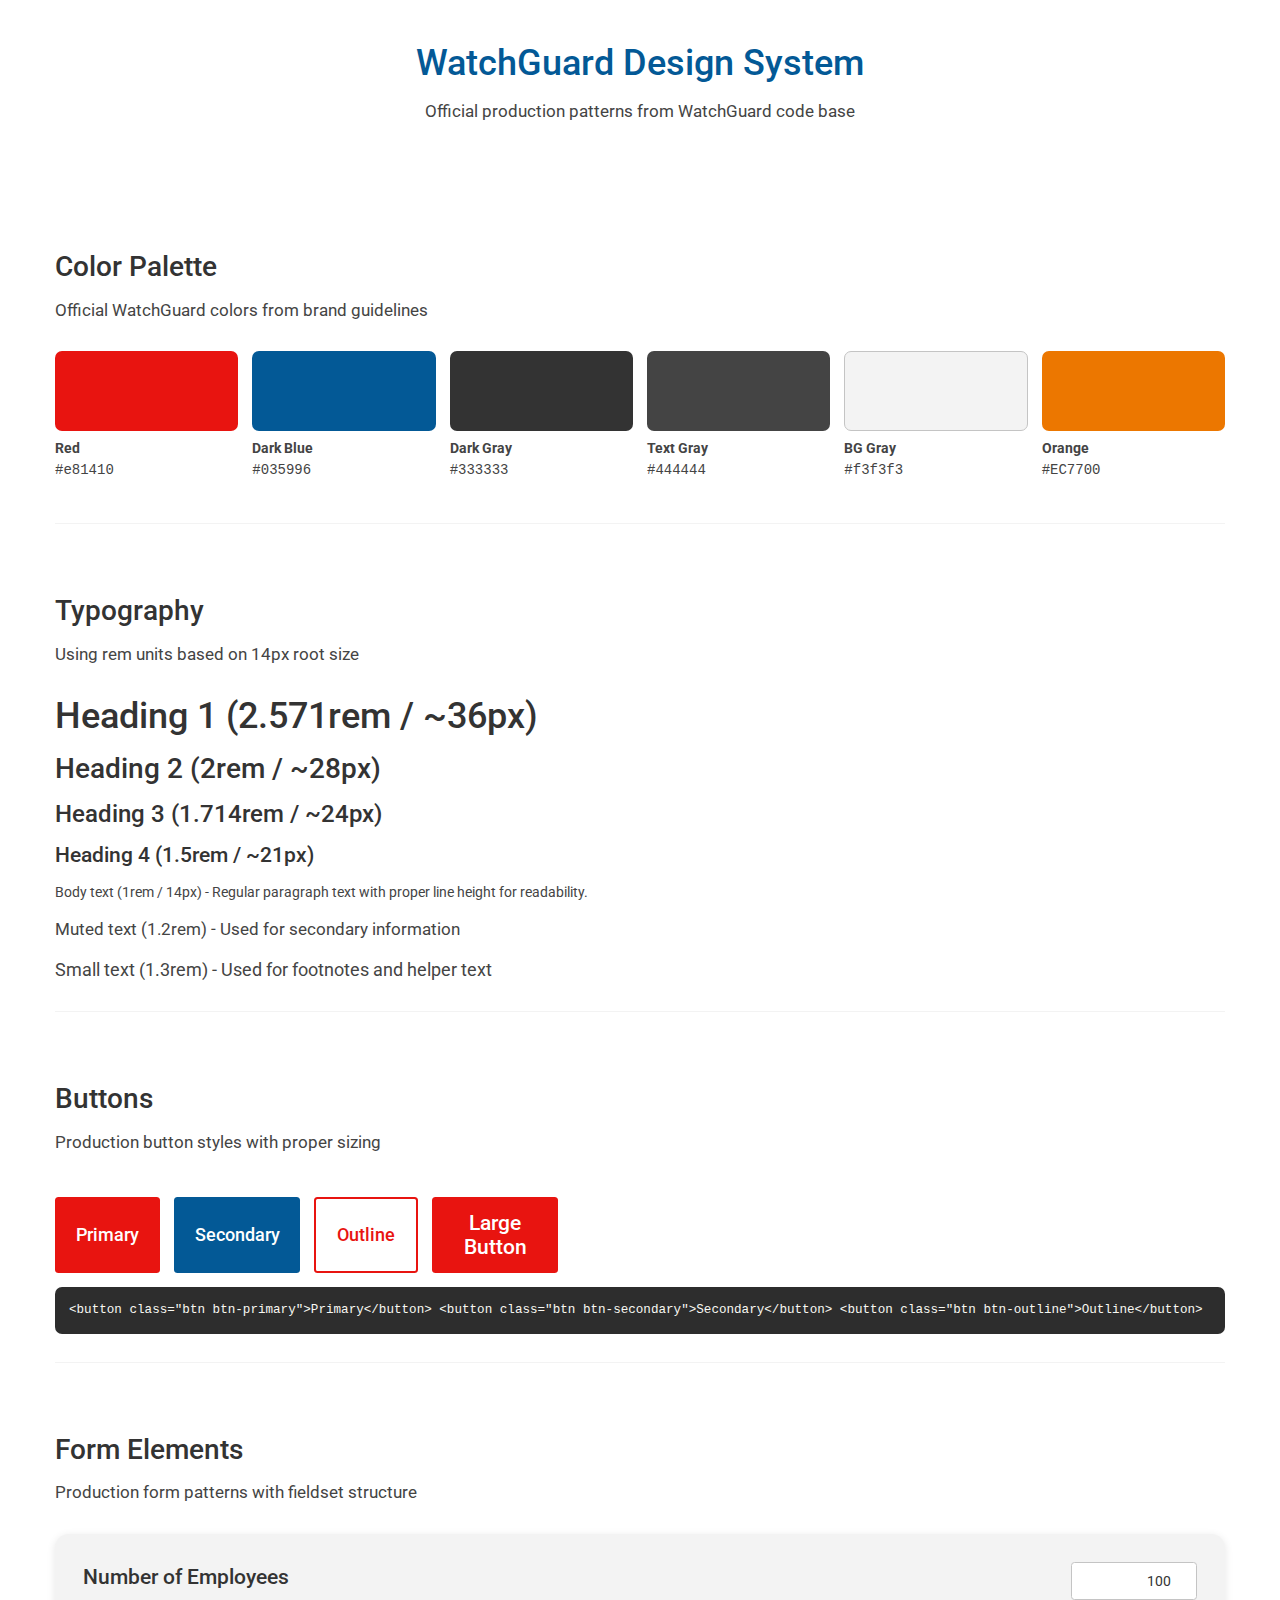
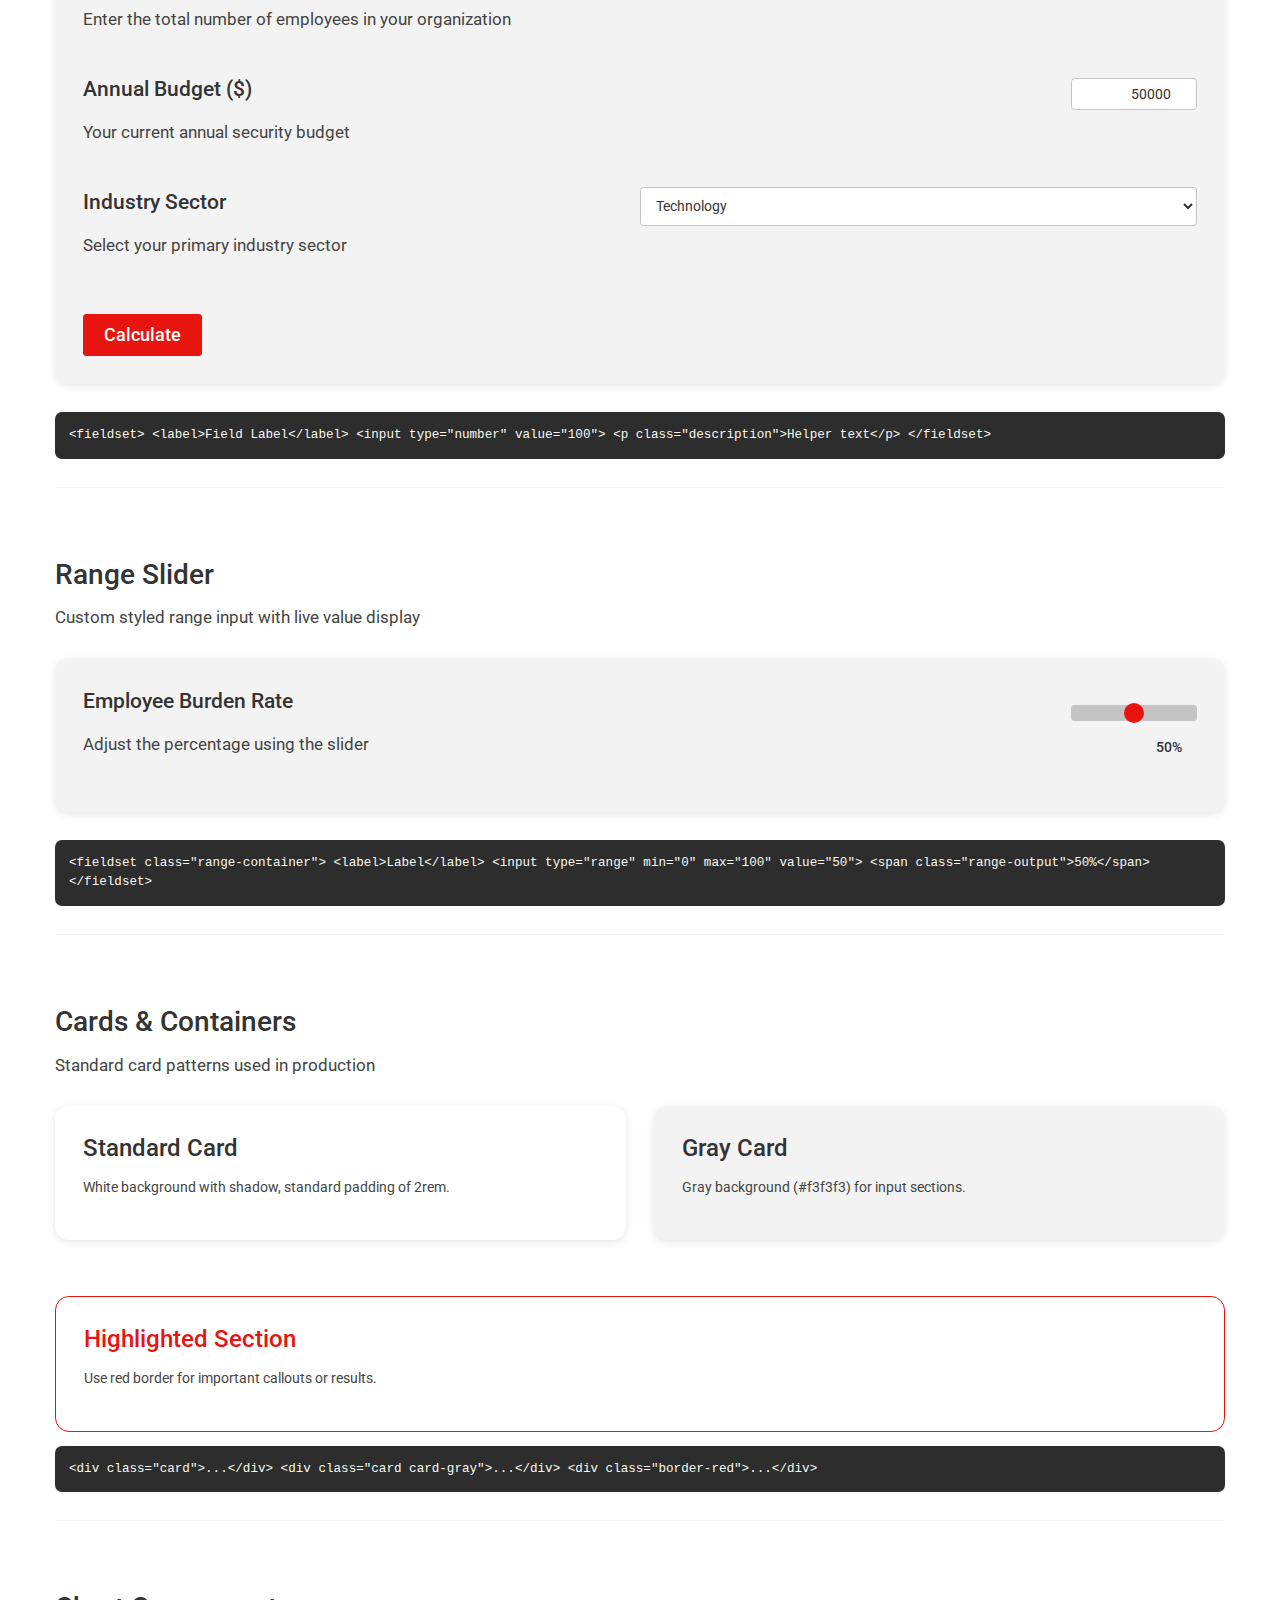
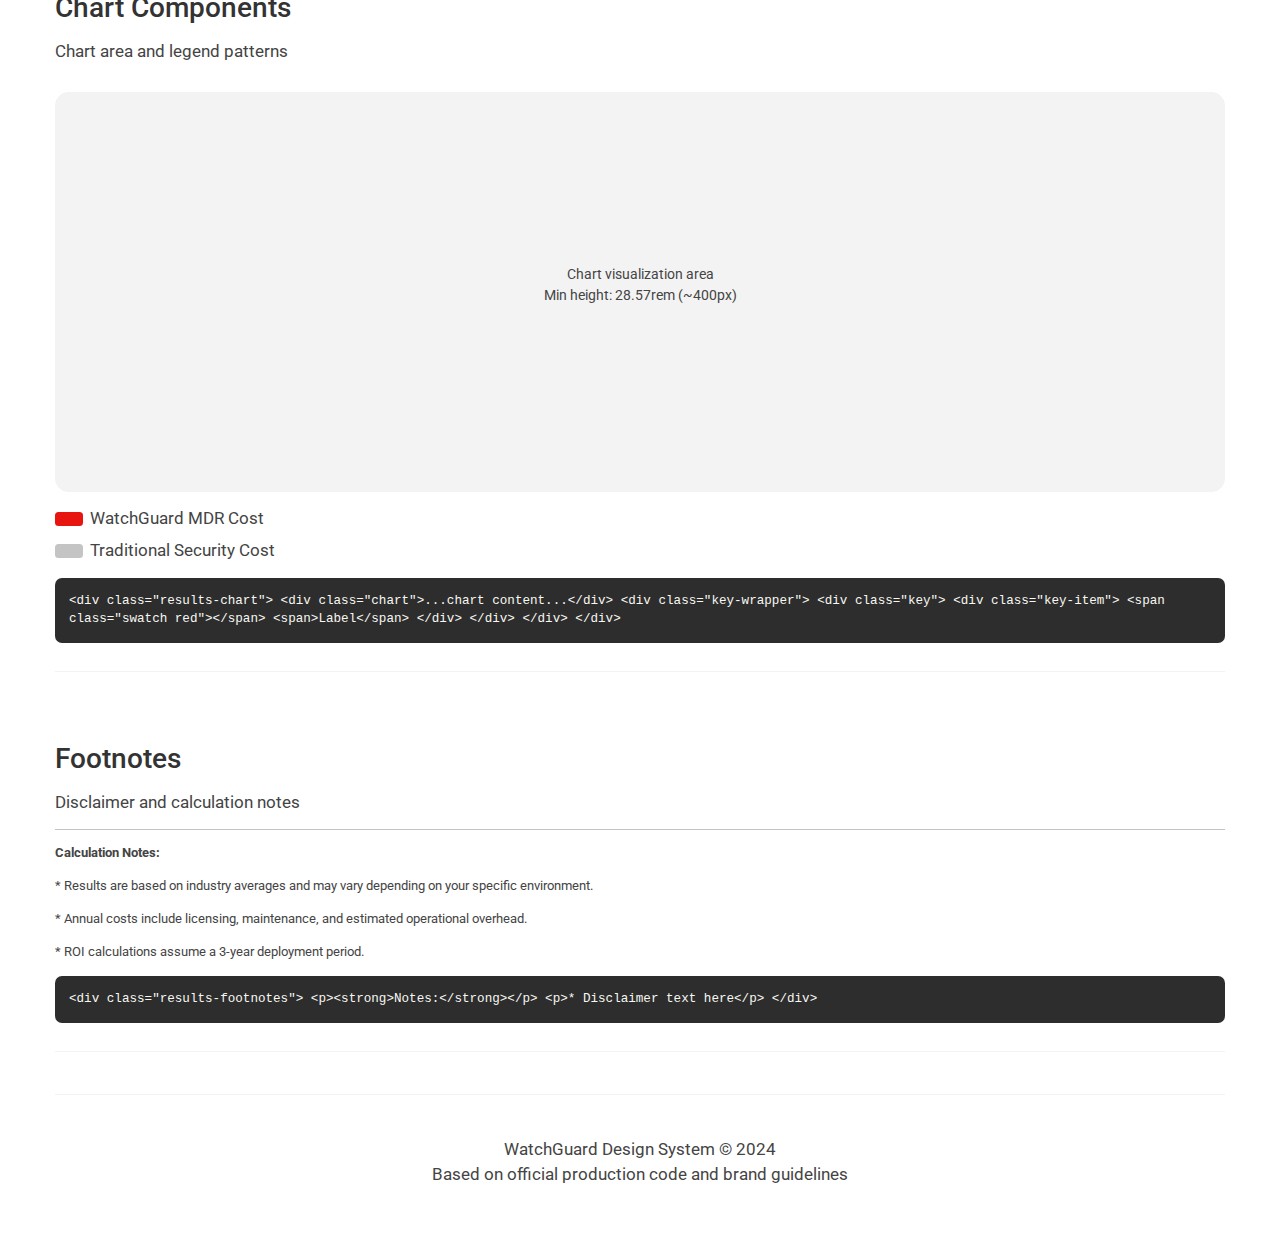
<file: CSS and HTML/model.html>
<!DOCTYPE html>
<html lang="en">
<head>
    <meta charset="UTF-8">
    <meta name="viewport" content="width=device-width, initial-scale=1.0">
    <title>WatchGuard Design System - Official Style Guide</title>
    <link href="https://fonts.googleapis.com/css2?family=Roboto:wght@300;400;500;700&family=Roboto+Condensed:wght@400;700&display=swap" rel="stylesheet">
    <style>
        /* =====================================================
           WATCHGUARD DESIGN SYSTEM - OFFICIAL PATTERNS
           Based on WatchGuard production code & brand guide
           ===================================================== */

        /* ROOT & BASE SETUP */
        :root {
            /* Colors from WatchGuard Brand Guide */
            --wg-red: #e81410;
            --wg-red-dark: #B32317;
            --wg-black: #000000;
            --wg-dark-gray: #333333;
            --wg-text-gray: #444444;
            --wg-medium-gray: #666666;
            --wg-light-gray: #c4c4c4;
            --wg-bg-gray: #f3f3f3;
            --wg-white: #ffffff;
            --wg-dark-blue: #035996;
            --wg-dark-blue-darker: #002663;
            --wg-orange: #EC7700;
            
            /* Typography - based on production */
            --font-primary: 'Roboto', -apple-system, BlinkMacSystemFont, 'Segoe UI', sans-serif;
            --font-condensed: 'Roboto Condensed', sans-serif;
            
            /* Base font size for rem calculation - 14px */
            font-size: 14px;
            
            /* Spacing - using rem units like production */
            --gap-sm: 1rem;
            --gap-md: 2rem;
            --gap-lg: 3rem;
            
            /* Border radius */
            --radius-default: 1rem;
            --radius-sm: 0.5rem;
            
            /* Breakpoints */
            --breakpoint-md: 768px;
            --breakpoint-lg: 992px;
            --breakpoint-xl: 1200px;
        }

        /* RESET */
        * {
            margin: 0;
            padding: 0;
            box-sizing: border-box;
        }

        html {
            font-size: 14px;
            -webkit-font-smoothing: antialiased;
            -moz-osx-font-smoothing: grayscale;
        }

        body {
            font-family: var(--font-primary);
            font-size: 1rem;
            line-height: 1.5;
            color: var(--wg-text-gray);
            background-color: var(--wg-white);
        }

        /* TYPOGRAPHY */
        h1, h2, h3, h4, h5, h6 {
            font-weight: 500;
            color: var(--wg-dark-gray);
            margin-bottom: 1rem;
            line-height: 1.2;
        }

        h1 { font-size: 2.571rem; } /* ~36px */
        h2 { font-size: 2rem; }     /* ~28px */
        h3 { font-size: 1.714rem; } /* ~24px */
        h4 { font-size: 1.5rem; }   /* ~21px */

        p {
            margin-bottom: 1rem;
            line-height: 1.5;
        }

        label,
        .label {
            font-size: 1.5rem;
            font-weight: 500;
            color: var(--wg-dark-gray);
            display: block;
            margin-bottom: 0.5rem;
        }

        small,
        .small {
            font-size: 1.3rem;
        }

        .text-muted {
            color: var(--wg-text-gray) !important;
            font-size: 1.2rem;
        }

        a {
            color: var(--wg-red);
            text-decoration: none;
            transition: color 0.2s ease;
        }

        a:hover {
            color: var(--wg-red-dark);
        }

        /* CONTAINER - Production style */
        .container {
            width: 100%;
            max-width: 1200px;
            margin: 0 auto;
            padding: 0 15px;
        }

        /* LAYOUT - Flexbox patterns from production */
        .flex-container {
            display: flex;
            flex-direction: column;
            gap: var(--gap-md);
        }

        .flex-container > * {
            flex: 1 1 45%;
        }

        @media screen and (min-width: 992px) {
            .flex-container {
                flex-direction: row;
            }
        }

        /* CARDS */
        .card {
            background: var(--wg-white);
            border-radius: var(--radius-default);
            padding: 2rem;
            margin-bottom: 2rem;
            box-shadow: 0 2px 8px rgba(0, 0, 0, 0.1);
        }

        .card-gray {
            background-color: var(--wg-bg-gray);
        }

        .border-red {
            border: 1px solid var(--wg-red);
            border-radius: var(--radius-default);
            padding: 2rem;
        }

        /* FORM ELEMENTS - Production patterns */
        fieldset {
            display: flex;
            flex-wrap: wrap;
            border: none;
            padding: 0;
            margin-bottom: 2rem;
        }

        fieldset legend {
            display: none;
        }

        fieldset > * {
            flex: 1 1 50%;
        }

        fieldset .description {
            max-width: 70%;
            font-size: 1.2rem;
            color: var(--wg-text-gray);
            margin-top: 0.5rem;
        }

        /* Input groups */
        .form-group {
            margin-bottom: 1.5rem;
        }

        .input-group {
            display: flex;
            align-items: center;
            max-width: 9rem;
        }

        input:not(.btn),
        select {
            font-family: var(--font-primary);
            font-size: 1rem;
            padding: 0.5rem 0.75rem;
            border: 1px solid var(--wg-light-gray);
            border-radius: 0.25rem;
            background-color: var(--wg-white);
            color: var(--wg-dark-gray);
            transition: border-color 0.2s ease;
        }

        input:not(.btn) {
            text-align: right;
            max-width: 9rem;
        }

        input:focus,
        select:focus {
            outline: none;
            border-color: var(--wg-red);
        }

        input::placeholder {
            color: var(--wg-light-gray);
        }

        /* CUSTOM RANGE SLIDER - Production style */
        .range-container {
            position: relative;
            height: 5rem;
            display: flex;
            flex-wrap: wrap;
            align-items: center;
        }

        input[type="range"] {
            -webkit-appearance: none;
            appearance: none;
            width: 100%;
            max-width: 9rem;
            height: 6px;
            border-radius: 3px;
            background: var(--wg-light-gray);
            outline: none;
            margin: 15px 0 0 auto;
        }

        input[type="range"]::-webkit-slider-thumb {
            -webkit-appearance: none;
            appearance: none;
            width: 20px;
            height: 20px;
            border-radius: 50%;
            background: var(--wg-red);
            cursor: pointer;
        }

        input[type="range"]::-moz-range-thumb {
            width: 20px;
            height: 20px;
            border-radius: 50%;
            background: var(--wg-red);
            cursor: pointer;
            border: none;
        }

        .range-output {
            align-self: center;
            order: 3;
            padding-right: 1.1rem;
            text-align: end;
            font-weight: 500;
            color: var(--wg-dark-gray);
        }

        /* BUTTONS - Production style */
        .btn {
            display: inline-block;
            font-family: var(--font-primary);
            font-size: 1.3rem;
            font-weight: 500;
            padding: 0.75rem 1.5rem;
            border: none;
            border-radius: 0.25rem;
            cursor: pointer;
            text-align: center;
            text-decoration: none;
            transition: all 0.2s ease;
            max-width: 9rem;
            margin-top: 1rem;
        }

        .btn-primary {
            background-color: var(--wg-red);
            color: var(--wg-white);
        }

        .btn-primary:hover {
            background-color: var(--wg-red-dark);
            color: var(--wg-white);
        }

        .btn-secondary {
            background-color: var(--wg-dark-blue);
            color: var(--wg-white);
        }

        .btn-secondary:hover {
            background-color: var(--wg-dark-blue-darker);
            color: var(--wg-white);
        }

        .btn-outline {
            background-color: transparent;
            border: 2px solid var(--wg-red);
            color: var(--wg-red);
        }

        .btn-outline:hover {
            background-color: var(--wg-red);
            color: var(--wg-white);
        }

        .btn-lg {
            font-size: 1.5rem;
            padding: 1rem 2rem;
        }

        /* CHART/RESULTS SECTION */
        .results-chart {
            margin-top: 2rem;
        }

        .results-chart .chart {
            min-height: 28.5714285714rem;
            background-color: var(--wg-bg-gray);
            border-radius: var(--radius-default);
            padding: 2rem;
            display: flex;
            align-items: center;
            justify-content: center;
        }

        .results-chart .key-wrapper {
            width: 32%;
            margin-top: 1rem;
        }

        .results-chart .key {
            display: flex;
            flex-direction: column;
            gap: 0.5rem;
        }

        .results-chart .key-item {
            display: flex;
            align-items: center;
            gap: 0.5rem;
            font-size: 1.2rem;
        }

        .results-chart .key .swatch {
            height: 1rem;
            width: 2rem;
            border-radius: 0.25rem;
        }

        .results-chart .key .swatch.gray {
            background: var(--wg-light-gray);
        }

        .results-chart .key .swatch.red {
            background: var(--wg-red);
        }

        /* FOOTNOTES */
        .results-footnotes {
            font-size: 0.9rem;
            color: var(--wg-text-gray);
            margin-top: 1rem;
            padding-top: 1rem;
            border-top: 1px solid var(--wg-light-gray);
        }

        /* UTILITY CLASSES */
        .text-center { text-align: center; }
        .text-right { text-align: right; }
        .text-red { color: var(--wg-red); }
        .text-blue { color: var(--wg-dark-blue); }
        
        .mb-1 { margin-bottom: 1rem; }
        .mb-2 { margin-bottom: 2rem; }
        .mb-3 { margin-bottom: 3rem; }
        .mt-1 { margin-top: 1rem; }
        .mt-2 { margin-top: 2rem; }
        .mt-3 { margin-top: 3rem; }
        
        .p-1 { padding: 1rem; }
        .p-2 { padding: 2rem; }
        .p-3 { padding: 3rem; }

        /* RESPONSIVE */
        @media screen and (max-width: 991px) {
            fieldset > * {
                flex: 1 1 100%;
            }
            
            .btn {
                max-width: 100%;
            }
            
            .results-chart .key-wrapper {
                width: 100%;
            }
        }

        /* DEMO STYLES */
        .demo-section {
            margin: 3rem 0;
            padding: 2rem 0;
            border-bottom: 1px solid var(--wg-bg-gray);
        }

        .demo-section:last-child {
            border-bottom: none;
        }

        .code-block {
            background: #2d2d2d;
            color: #f8f8f2;
            padding: 1rem;
            border-radius: 0.5rem;
            overflow-x: auto;
            font-family: 'Courier New', monospace;
            font-size: 0.9rem;
            margin-top: 1rem;
        }
    </style>
</head>
<body>
    <div class="container">
        <!-- Header -->
        <header style="padding: 3rem 0; text-align: center;">
            <h1 style="color: var(--wg-dark-blue);">WatchGuard Design System</h1>
            <p style="font-size: 1.2rem; color: var(--wg-text-gray);">
                Official production patterns from WatchGuard code base
            </p>
        </header>

        <!-- Color Palette -->
        <section class="demo-section">
            <h2>Color Palette</h2>
            <p class="text-muted">Official WatchGuard colors from brand guidelines</p>
            
            <div style="display: grid; grid-template-columns: repeat(auto-fit, minmax(150px, 1fr)); gap: 1rem; margin-top: 2rem;">
                <div>
                    <div style="background: var(--wg-red); height: 80px; border-radius: 0.5rem;"></div>
                    <p style="margin-top: 0.5rem;"><strong>Red</strong><br><code>#e81410</code></p>
                </div>
                <div>
                    <div style="background: var(--wg-dark-blue); height: 80px; border-radius: 0.5rem;"></div>
                    <p style="margin-top: 0.5rem;"><strong>Dark Blue</strong><br><code>#035996</code></p>
                </div>
                <div>
                    <div style="background: var(--wg-dark-gray); height: 80px; border-radius: 0.5rem;"></div>
                    <p style="margin-top: 0.5rem;"><strong>Dark Gray</strong><br><code>#333333</code></p>
                </div>
                <div>
                    <div style="background: var(--wg-text-gray); height: 80px; border-radius: 0.5rem;"></div>
                    <p style="margin-top: 0.5rem;"><strong>Text Gray</strong><br><code>#444444</code></p>
                </div>
                <div>
                    <div style="background: var(--wg-bg-gray); height: 80px; border-radius: 0.5rem; border: 1px solid var(--wg-light-gray);"></div>
                    <p style="margin-top: 0.5rem;"><strong>BG Gray</strong><br><code>#f3f3f3</code></p>
                </div>
                <div>
                    <div style="background: var(--wg-orange); height: 80px; border-radius: 0.5rem;"></div>
                    <p style="margin-top: 0.5rem;"><strong>Orange</strong><br><code>#EC7700</code></p>
                </div>
            </div>
        </section>

        <!-- Typography -->
        <section class="demo-section">
            <h2>Typography</h2>
            <p class="text-muted">Using rem units based on 14px root size</p>
            
            <div style="margin-top: 2rem;">
                <h1>Heading 1 (2.571rem / ~36px)</h1>
                <h2>Heading 2 (2rem / ~28px)</h2>
                <h3>Heading 3 (1.714rem / ~24px)</h3>
                <h4>Heading 4 (1.5rem / ~21px)</h4>
                <p>Body text (1rem / 14px) - Regular paragraph text with proper line height for readability.</p>
                <p class="text-muted">Muted text (1.2rem) - Used for secondary information</p>
                <small>Small text (1.3rem) - Used for footnotes and helper text</small>
            </div>
        </section>

        <!-- Buttons -->
        <section class="demo-section">
            <h2>Buttons</h2>
            <p class="text-muted">Production button styles with proper sizing</p>
            
            <div style="display: flex; gap: 1rem; flex-wrap: wrap; margin-top: 2rem;">
                <button class="btn btn-primary">Primary</button>
                <button class="btn btn-secondary">Secondary</button>
                <button class="btn btn-outline">Outline</button>
                <button class="btn btn-primary btn-lg">Large Button</button>
            </div>

            <div class="code-block mt-2">
&lt;button class="btn btn-primary"&gt;Primary&lt;/button&gt;
&lt;button class="btn btn-secondary"&gt;Secondary&lt;/button&gt;
&lt;button class="btn btn-outline"&gt;Outline&lt;/button&gt;
            </div>
        </section>

        <!-- Form Elements -->
        <section class="demo-section">
            <h2>Form Elements</h2>
            <p class="text-muted">Production form patterns with fieldset structure</p>
            
            <div class="card card-gray mt-2">
                <fieldset>
                    <label>Number of Employees</label>
                    <input type="number" value="100" min="1">
                    <p class="description">Enter the total number of employees in your organization</p>
                </fieldset>

                <fieldset>
                    <label>Annual Budget ($)</label>
                    <div class="input-group">
                        <input type="number" value="50000" min="0">
                    </div>
                    <p class="description">Your current annual security budget</p>
                </fieldset>

                <fieldset>
                    <label>Industry Sector</label>
                    <select>
                        <option>Technology</option>
                        <option>Healthcare</option>
                        <option>Finance</option>
                        <option>Manufacturing</option>
                        <option>Retail</option>
                    </select>
                    <p class="description">Select your primary industry sector</p>
                </fieldset>

                <button class="btn btn-primary">Calculate</button>
            </div>

            <div class="code-block mt-2">
&lt;fieldset&gt;
    &lt;label&gt;Field Label&lt;/label&gt;
    &lt;input type="number" value="100"&gt;
    &lt;p class="description"&gt;Helper text&lt;/p&gt;
&lt;/fieldset&gt;
            </div>
        </section>

        <!-- Range Slider -->
        <section class="demo-section">
            <h2>Range Slider</h2>
            <p class="text-muted">Custom styled range input with live value display</p>
            
            <div class="card card-gray mt-2">
                <fieldset class="range-container">
                    <label>Employee Burden Rate</label>
                    <input type="range" id="rangeDemo" min="0" max="100" value="50">
                    <span class="range-output" id="rangeValue">50%</span>
                    <p class="description">Adjust the percentage using the slider</p>
                </fieldset>
            </div>

            <div class="code-block mt-2">
&lt;fieldset class="range-container"&gt;
    &lt;label&gt;Label&lt;/label&gt;
    &lt;input type="range" min="0" max="100" value="50"&gt;
    &lt;span class="range-output"&gt;50%&lt;/span&gt;
&lt;/fieldset&gt;
            </div>
        </section>

        <!-- Cards -->
        <section class="demo-section">
            <h2>Cards & Containers</h2>
            <p class="text-muted">Standard card patterns used in production</p>
            
            <div class="flex-container mt-2">
                <div class="card">
                    <h3>Standard Card</h3>
                    <p>White background with shadow, standard padding of 2rem.</p>
                </div>
                
                <div class="card card-gray">
                    <h3>Gray Card</h3>
                    <p>Gray background (#f3f3f3) for input sections.</p>
                </div>
            </div>

            <div class="border-red mt-2">
                <h3 style="color: var(--wg-red);">Highlighted Section</h3>
                <p>Use red border for important callouts or results.</p>
            </div>

            <div class="code-block mt-2">
&lt;div class="card"&gt;...&lt;/div&gt;
&lt;div class="card card-gray"&gt;...&lt;/div&gt;
&lt;div class="border-red"&gt;...&lt;/div&gt;
            </div>
        </section>

        <!-- Chart Key -->
        <section class="demo-section">
            <h2>Chart Components</h2>
            <p class="text-muted">Chart area and legend patterns</p>
            
            <div class="results-chart">
                <div class="chart">
                    <p style="text-align: center; color: var(--wg-text-gray);">
                        Chart visualization area<br>
                        Min height: 28.57rem (~400px)
                    </p>
                </div>
                
                <div class="key-wrapper">
                    <div class="key">
                        <div class="key-item">
                            <span class="swatch red"></span>
                            <span>WatchGuard MDR Cost</span>
                        </div>
                        <div class="key-item">
                            <span class="swatch gray"></span>
                            <span>Traditional Security Cost</span>
                        </div>
                    </div>
                </div>
            </div>

            <div class="code-block mt-2">
&lt;div class="results-chart"&gt;
    &lt;div class="chart"&gt;...chart content...&lt;/div&gt;
    &lt;div class="key-wrapper"&gt;
        &lt;div class="key"&gt;
            &lt;div class="key-item"&gt;
                &lt;span class="swatch red"&gt;&lt;/span&gt;
                &lt;span&gt;Label&lt;/span&gt;
            &lt;/div&gt;
        &lt;/div&gt;
    &lt;/div&gt;
&lt;/div&gt;
            </div>
        </section>

        <!-- Results Footnotes -->
        <section class="demo-section">
            <h2>Footnotes</h2>
            <p class="text-muted">Disclaimer and calculation notes</p>
            
            <div class="results-footnotes">
                <p><strong>Calculation Notes:</strong></p>
                <p>* Results are based on industry averages and may vary depending on your specific environment.</p>
                <p>* Annual costs include licensing, maintenance, and estimated operational overhead.</p>
                <p>* ROI calculations assume a 3-year deployment period.</p>
            </div>

            <div class="code-block mt-2">
&lt;div class="results-footnotes"&gt;
    &lt;p&gt;&lt;strong&gt;Notes:&lt;/strong&gt;&lt;/p&gt;
    &lt;p&gt;* Disclaimer text here&lt;/p&gt;
&lt;/div&gt;
            </div>
        </section>

        <!-- Footer -->
        <footer style="padding: 3rem 0; text-align: center; border-top: 1px solid var(--wg-bg-gray); margin-top: 3rem;">
            <p class="text-muted">
                WatchGuard Design System &copy; 2024<br>
                Based on official production code and brand guidelines
            </p>
        </footer>
    </div>

    <script>
        // Range slider demo
        const rangeInput = document.getElementById('rangeDemo');
        const rangeValue = document.getElementById('rangeValue');
        
        rangeInput.addEventListener('input', function() {
            rangeValue.textContent = this.value + '%';
        });
    </script>
</body>
</html>
</file>
